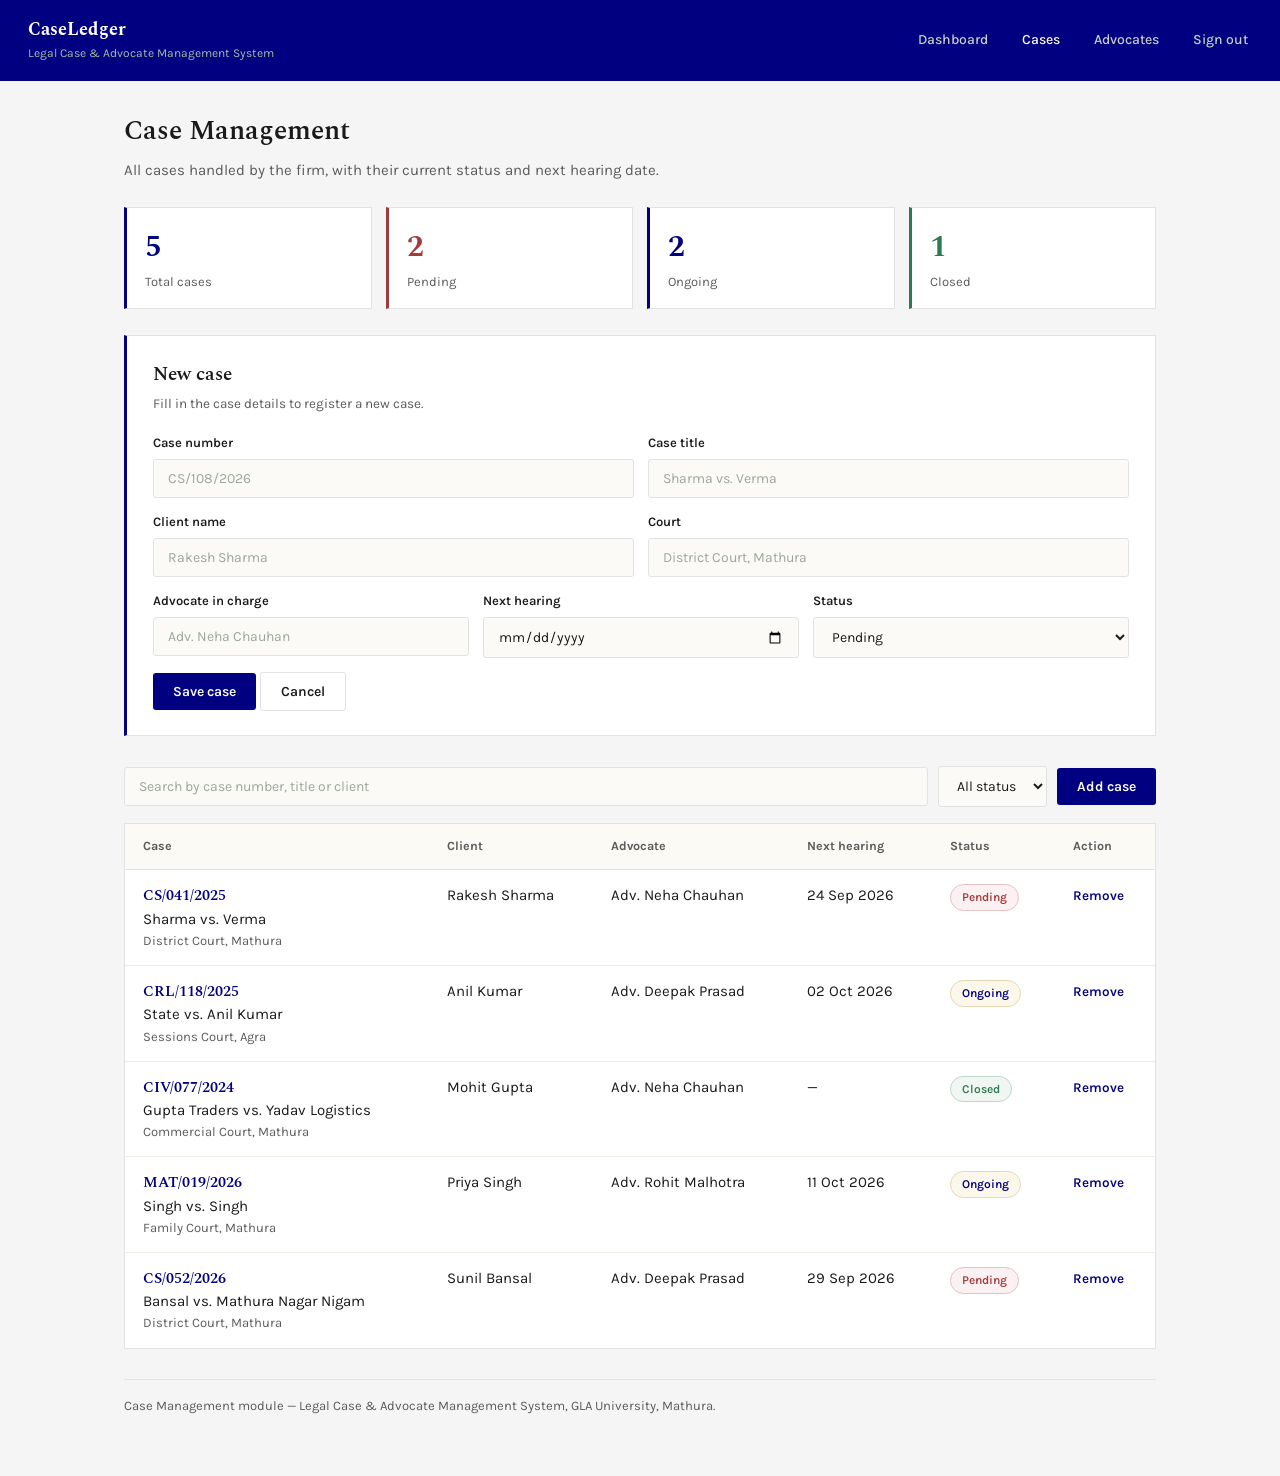
<file: business-module.html>
<!DOCTYPE html>
<html lang="en">
<head>
<meta charset="UTF-8">
<meta name="viewport" content="width=device-width, initial-scale=1">
<title>Case Management — Legal Case &amp; Advocate Management System</title>

<link rel="preconnect" href="https://fonts.googleapis.com">
<link rel="preconnect" href="https://fonts.gstatic.com" crossorigin>
<link href="https://fonts.googleapis.com/css2?family=Spectral:wght@500;600;700&family=Karla:wght@400;500;600;700&display=swap" rel="stylesheet">

<link rel="stylesheet" href="business-module.css">
</head>

<body>

<!-- ============ HEADER ============ -->
<header class="topbar">
  <a href="dashboard.html" class="brand">
    CaseLedger
    <span>Legal Case &amp; Advocate Management System</span>
  </a>
  <nav class="nav">
    <a href="dashboard.html">Dashboard</a>
    <a href="business-module.html" class="active">Cases</a>
    <a href="profile.html">Advocates</a>
    <a href="login.html">Sign out</a>
  </nav>
</header>

<div class="wrap">

  <!-- ============ PAGE TITLE ============ -->
  <div class="page-head">
    <h1>Case Management</h1>
    <p>All cases handled by the firm, with their current status and next hearing date.</p>
  </div>

  <!-- ============ SUMMARY BOXES ============ -->
  <section class="stats">
    <div class="stat">
      <div class="num">5</div>
      <div class="label">Total cases</div>
    </div>
    <div class="stat pending">
      <div class="num">2</div>
      <div class="label">Pending</div>
    </div>
    <div class="stat hearing">
      <div class="num">2</div>
      <div class="label">Ongoing</div>
    </div>
    <div class="stat closed">
      <div class="num">1</div>
      <div class="label">Closed</div>
    </div>
  </section>

  <!-- ============ ADD CASE FORM ============ -->
  <section class="form-box">
    <h2>New case</h2>
    <p class="hint">Fill in the case details to register a new case.</p>

    <div class="field-row">
      <div class="field">
        <label for="fCaseNo">Case number</label>
        <input type="text" id="fCaseNo" placeholder="CS/108/2026">
      </div>
      <div class="field">
        <label for="fTitle">Case title</label>
        <input type="text" id="fTitle" placeholder="Sharma vs. Verma">
      </div>
    </div>

    <div class="field-row">
      <div class="field">
        <label for="fClient">Client name</label>
        <input type="text" id="fClient" placeholder="Rakesh Sharma">
      </div>
      <div class="field">
        <label for="fCourt">Court</label>
        <input type="text" id="fCourt" placeholder="District Court, Mathura">
      </div>
    </div>

    <div class="field-row">
      <div class="field">
        <label for="fAdvocate">Advocate in charge</label>
        <input type="text" id="fAdvocate" placeholder="Adv. Neha Chauhan">
      </div>
      <div class="field">
        <label for="fDate">Next hearing</label>
        <input type="date" id="fDate">
      </div>
      <div class="field">
        <label for="fStatus">Status</label>
        <select id="fStatus">
          <option value="pending">Pending</option>
          <option value="ongoing">Ongoing</option>
          <option value="closed">Closed</option>
        </select>
      </div>
    </div>

    <button class="btn" type="button">Save case</button>
    <button class="btn light" type="button">Cancel</button>
  </section>

  <!-- ============ SEARCH + FILTER ============ -->
  <div class="toolbar">
    <input type="text" id="searchBox" placeholder="Search by case number, title or client">

    <select id="statusFilter">
      <option value="all">All status</option>
      <option value="pending">Pending</option>
      <option value="ongoing">Ongoing</option>
      <option value="closed">Closed</option>
    </select>

    <button class="btn" type="button">Add case</button>
  </div>

  <!-- ============ CASE TABLE ============ -->
  <div class="table-box">
    <table>
      <thead>
        <tr>
          <th>Case</th>
          <th>Client</th>
          <th>Advocate</th>
          <th>Next hearing</th>
          <th>Status</th>
          <th>Action</th>
        </tr>
      </thead>

      <tbody>

        <tr>
          <td>
            <span class="case-no">CS/041/2025</span>
            <span class="case-title">Sharma vs. Verma</span>
            <span class="case-court">District Court, Mathura</span>
          </td>
          <td>Rakesh Sharma</td>
          <td>Adv. Neha Chauhan</td>
          <td>24 Sep 2026</td>
          <td><span class="badge pending">Pending</span></td>
          <td><a href="#" class="link-btn">Remove</a></td>
        </tr>

        <tr>
          <td>
            <span class="case-no">CRL/118/2025</span>
            <span class="case-title">State vs. Anil Kumar</span>
            <span class="case-court">Sessions Court, Agra</span>
          </td>
          <td>Anil Kumar</td>
          <td>Adv. Deepak Prasad</td>
          <td>02 Oct 2026</td>
          <td><span class="badge ongoing">Ongoing</span></td>
          <td><a href="#" class="link-btn">Remove</a></td>
        </tr>

        <tr>
          <td>
            <span class="case-no">CIV/077/2024</span>
            <span class="case-title">Gupta Traders vs. Yadav Logistics</span>
            <span class="case-court">Commercial Court, Mathura</span>
          </td>
          <td>Mohit Gupta</td>
          <td>Adv. Neha Chauhan</td>
          <td>—</td>
          <td><span class="badge closed">Closed</span></td>
          <td><a href="#" class="link-btn">Remove</a></td>
        </tr>

        <tr>
          <td>
            <span class="case-no">MAT/019/2026</span>
            <span class="case-title">Singh vs. Singh</span>
            <span class="case-court">Family Court, Mathura</span>
          </td>
          <td>Priya Singh</td>
          <td>Adv. Rohit Malhotra</td>
          <td>11 Oct 2026</td>
          <td><span class="badge ongoing">Ongoing</span></td>
          <td><a href="#" class="link-btn">Remove</a></td>
        </tr>

        <tr>
          <td>
            <span class="case-no">CS/052/2026</span>
            <span class="case-title">Bansal vs. Mathura Nagar Nigam</span>
            <span class="case-court">District Court, Mathura</span>
          </td>
          <td>Sunil Bansal</td>
          <td>Adv. Deepak Prasad</td>
          <td>29 Sep 2026</td>
          <td><span class="badge pending">Pending</span></td>
          <td><a href="#" class="link-btn">Remove</a></td>
        </tr>

      </tbody>
    </table>
  </div>

  <footer>
    Case Management module — Legal Case &amp; Advocate Management System, GLA University, Mathura.
  </footer>

</div>

</body>
</html>
</file>
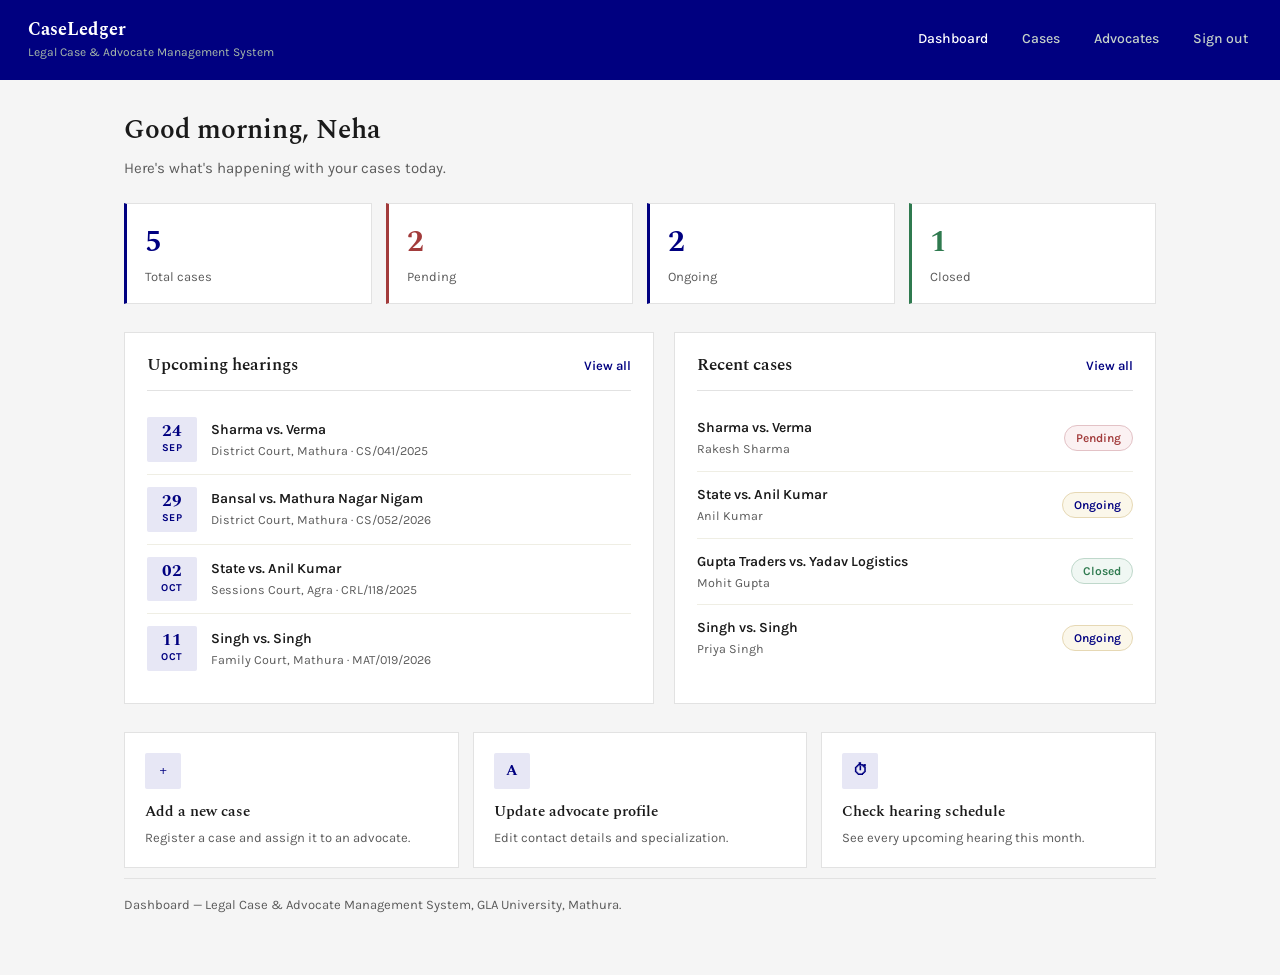
<file: dashboard.html>
<!DOCTYPE html>
<html lang="en">
<head>
<meta charset="UTF-8">
<meta name="viewport" content="width=device-width, initial-scale=1">
<title>Dashboard — Legal Case &amp; Advocate Management System</title>

<link rel="preconnect" href="https://fonts.googleapis.com">
<link rel="preconnect" href="https://fonts.gstatic.com" crossorigin>
<link href="https://fonts.googleapis.com/css2?family=Spectral:wght@500;600;700&family=Karla:wght@400;500;600;700&display=swap" rel="stylesheet">

<link rel="stylesheet" href="dashboard.css">
</head>

<body>

<!-- ============ HEADER ============ -->
<header class="topbar">
  <a href="dashboard.html" class="brand">
    CaseLedger
    <span>Legal Case &amp; Advocate Management System</span>
  </a>
  <nav class="nav">
    <a href="dashboard.html" class="active">Dashboard</a>
    <a href="business-module.html">Cases</a>
    <a href="profile.html">Advocates</a>
    <a href="login.html">Sign out</a>
  </nav>
</header>

<div class="wrap">

  <!-- ============ PAGE TITLE ============ -->
  <div class="page-head">
    <h1>Good morning, Neha</h1>
    <p>Here's what's happening with your cases today.</p>
  </div>

  <!-- ============ SUMMARY STATS ============ -->
  <section class="stats">
    <div class="stat">
      <div class="num">5</div>
      <div class="label">Total cases</div>
    </div>
    <div class="stat pending">
      <div class="num">2</div>
      <div class="label">Pending</div>
    </div>
    <div class="stat hearing">
      <div class="num">2</div>
      <div class="label">Ongoing</div>
    </div>
    <div class="stat closed">
      <div class="num">1</div>
      <div class="label">Closed</div>
    </div>
  </section>

  <!-- ============ UPCOMING HEARINGS + RECENT CASES ============ -->
  <section class="grid-2">

    <div class="panel">
      <div class="panel-head">
        <h2>Upcoming hearings</h2>
        <a href="business-module.html">View all</a>
      </div>

      <div class="hearing-row">
        <div class="date-chip"><div class="day">24</div><div class="mon">SEP</div></div>
        <div class="hearing-info">
          <div class="case-name">Sharma vs. Verma</div>
          <div class="case-meta">District Court, Mathura · CS/041/2025</div>
        </div>
      </div>

      <div class="hearing-row">
        <div class="date-chip"><div class="day">29</div><div class="mon">SEP</div></div>
        <div class="hearing-info">
          <div class="case-name">Bansal vs. Mathura Nagar Nigam</div>
          <div class="case-meta">District Court, Mathura · CS/052/2026</div>
        </div>
      </div>

      <div class="hearing-row">
        <div class="date-chip"><div class="day">02</div><div class="mon">OCT</div></div>
        <div class="hearing-info">
          <div class="case-name">State vs. Anil Kumar</div>
          <div class="case-meta">Sessions Court, Agra · CRL/118/2025</div>
        </div>
      </div>

      <div class="hearing-row">
        <div class="date-chip"><div class="day">11</div><div class="mon">OCT</div></div>
        <div class="hearing-info">
          <div class="case-name">Singh vs. Singh</div>
          <div class="case-meta">Family Court, Mathura · MAT/019/2026</div>
        </div>
      </div>
    </div>

    <div class="panel">
      <div class="panel-head">
        <h2>Recent cases</h2>
        <a href="business-module.html">View all</a>
      </div>

      <div class="case-row">
        <div>
          <div class="case-name">Sharma vs. Verma</div>
          <div class="case-meta">Rakesh Sharma</div>
        </div>
        <span class="badge pending">Pending</span>
      </div>

      <div class="case-row">
        <div>
          <div class="case-name">State vs. Anil Kumar</div>
          <div class="case-meta">Anil Kumar</div>
        </div>
        <span class="badge ongoing">Ongoing</span>
      </div>

      <div class="case-row">
        <div>
          <div class="case-name">Gupta Traders vs. Yadav Logistics</div>
          <div class="case-meta">Mohit Gupta</div>
        </div>
        <span class="badge closed">Closed</span>
      </div>

      <div class="case-row">
        <div>
          <div class="case-name">Singh vs. Singh</div>
          <div class="case-meta">Priya Singh</div>
        </div>
        <span class="badge ongoing">Ongoing</span>
      </div>
    </div>

  </section>

  <!-- ============ QUICK ACTIONS ============ -->
  <section class="actions">
    <a href="business-module.html" class="action-card">
      <div class="icon">+</div>
      <h3>Add a new case</h3>
      <p>Register a case and assign it to an advocate.</p>
    </a>

    <a href="profile.html" class="action-card">
      <div class="icon">A</div>
      <h3>Update advocate profile</h3>
      <p>Edit contact details and specialization.</p>
    </a>

    <a href="business-module.html" class="action-card">
      <div class="icon">⏱</div>
      <h3>Check hearing schedule</h3>
      <p>See every upcoming hearing this month.</p>
    </a>
  </section>

  <footer>
    Dashboard — Legal Case &amp; Advocate Management System, GLA University, Mathura.
  </footer>

</div>

</body>
</html>
</file>
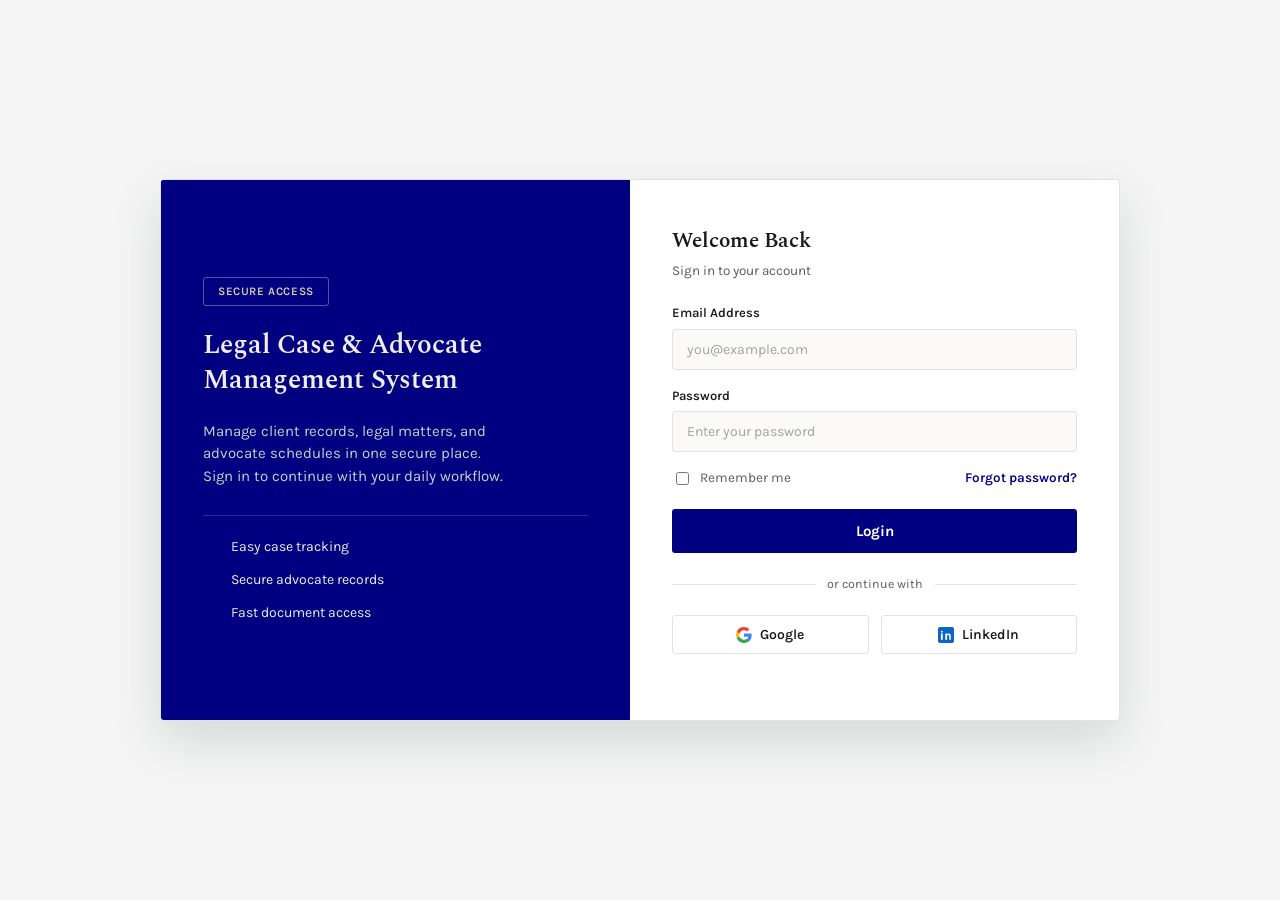
<file: Auth-Login/login.html>
<!DOCTYPE html>
<html lang="en">
<head>
<meta charset="UTF-8">
<meta name="viewport" content="width=device-width, initial-scale=1">
<title>Sign In — Legal Case &amp; Advocate Management System</title>

<link rel="preconnect" href="https://fonts.googleapis.com">
<link rel="preconnect" href="https://fonts.gstatic.com" crossorigin>
<link href="https://fonts.googleapis.com/css2?family=Spectral:wght@500;600;700&family=Karla:wght@400;500;600;700&display=swap" rel="stylesheet">

<link rel="stylesheet" href="login.css">
</head>

<body>

<div class="auth-card">

  <!-- ============ LEFT INFO PANEL ============ -->
  <div class="info-panel">
    <span class="tag">SECURE ACCESS</span>
    <h1>Legal Case &amp; Advocate Management System</h1>
    <p>Manage client records, legal matters, and advocate schedules in one secure place. Sign in to continue with your daily workflow.</p>

    <ul class="perks">
      <li><span class="tick">✓</span> Easy case tracking</li>
      <li><span class="tick">✓</span> Secure advocate records</li>
      <li><span class="tick">✓</span> Fast document access</li>
    </ul>
  </div>

  <!-- ============ RIGHT FORM PANEL ============ -->
  <div class="form-panel">

    <h2>Welcome Back</h2>
    <p class="sub">Sign in to your account</p>

    <!-- form + required + type="email" -> browser khud "@" check karega, JS ki zaroorat nahi -->
    <form action="dashboard.html">

      <div class="field">
        <label for="email">Email Address</label>
        <input type="email" id="email" name="email" placeholder="you@example.com" required>
      </div>

      <div class="field">
        <label for="password">Password</label>
        <input type="password" id="password" name="password" placeholder="Enter your password" required minlength="6">
      </div>

      <div class="row-between">
        <label class="remember">
          <input type="checkbox" id="remember">
          Remember me
        </label>
        <a href="#">Forgot password?</a>
      </div>

      <button class="btn-primary" type="submit">Login</button>

    </form>

    <div class="divider">or continue with</div>

    <div class="oauth">
      <button class="oauth-btn" type="button">
        <svg width="16" height="16" viewBox="0 0 18 18" xmlns="http://www.w3.org/2000/svg">
          <path d="M17.64 9.2c0-.64-.06-1.25-.16-1.84H9v3.48h4.84a4.14 4.14 0 0 1-1.8 2.72v2.26h2.9c1.7-1.57 2.7-3.87 2.7-6.62z" fill="#4285F4"/>
          <path d="M9 18c2.43 0 4.47-.8 5.96-2.18l-2.9-2.26c-.8.54-1.84.86-3.06.86-2.35 0-4.34-1.59-5.05-3.72H.95v2.33A9 9 0 0 0 9 18z" fill="#34A853"/>
          <path d="M3.95 10.7A5.4 5.4 0 0 1 3.67 9c0-.59.1-1.17.28-1.7V4.97H.95A9 9 0 0 0 0 9c0 1.45.35 2.83.95 4.03l3-2.33z" fill="#FBBC05"/>
          <path d="M9 3.58c1.32 0 2.51.46 3.44 1.35l2.58-2.58C13.46.89 11.43 0 9 0A9 9 0 0 0 .95 4.97l3 2.33C4.66 5.17 6.65 3.58 9 3.58z" fill="#EA4335"/>
        </svg>
        Google
      </button>
      <button class="oauth-btn" type="button">
        <svg width="16" height="16" viewBox="0 0 24 24" xmlns="http://www.w3.org/2000/svg">
          <rect width="24" height="24" rx="3" fill="#0A66C2"/>
          <path d="M7.1 9.6H4.4V19h2.7V9.6zM5.75 8.4c.92 0 1.5-.6 1.5-1.36-.02-.77-.58-1.35-1.48-1.35s-1.5.58-1.5 1.35c0 .76.57 1.36 1.46 1.36h.02zM19.6 19h-2.7v-5c0-1.26-.45-2.1-1.58-2.1-.86 0-1.37.58-1.6 1.14-.08.2-.1.48-.1.76V19h-2.7s.04-8.5 0-9.4h2.7v1.33c.36-.55 1-1.34 2.44-1.34 1.78 0 3.11 1.16 3.11 3.66V19z" fill="#FFFFFF"/>
        </svg>
        LinkedIn
      </button>
    </div>

  </div>

</div>

</body>
</html>
</file>
<file: business-module.css>
:root{
  --navy:       #000080;
  --navy-dark:  #00005C;
  --navy-tint:  #E7E7F5;
  --ink:        #1A1A1A;
  --ink-soft:   #5B5B5B;
  --paper:      #F5F5F5;
  --card:       #FFFFFF;
  --border:     #E2E2E2;
  --oxblood:    #A23B3B;
  --green:      #2F7A4F;
}

*{ box-sizing: border-box; }

body{
  margin: 0;
  background: var(--paper);
  color: var(--ink);
  font-family: 'Karla', Arial, sans-serif;
  font-size: 15px;
  line-height: 1.55;
}

h1, h2{
  margin: 0;
  font-family: 'Spectral', Georgia, serif;
  font-weight: 600;
}

/* ============================================================
   HEADER
   ============================================================ */
.topbar{
  background: var(--navy);
  color: #EFEDE4;
  padding: 16px 28px;
  display: flex;
  align-items: center;
  justify-content: space-between;
  flex-wrap: wrap;
  gap: 12px;
  border-bottom: 3px solid var(--navy);
}

.brand{
  font-family: 'Spectral', Georgia, serif;
  font-size: 18px;
  font-weight: 700;
  color: #FFFFFF;
  text-decoration: none;
  cursor: pointer;
}

.brand:hover{
  color: var(--navy-tint);
}

.brand span{
  display: block;
  font-family: 'Karla', Arial, sans-serif;
  font-size: 12px;
  font-weight: 400;
  color: #A9BBA9;
}

.nav a{
  color: #C6D2C9;
  text-decoration: none;
  margin-left: 22px;
  font-size: 14px;
  font-weight: 500;
  padding: 6px 4px;
  border-bottom: 2px solid transparent;
}

.nav a:hover{ color: #FFFFFF; }

.nav a.active{
  color: #FFFFFF;
  border-bottom-color: var(--navy);
}

/* ============================================================
   LAYOUT
   ============================================================ */
.wrap{
  max-width: 1080px;
  margin: 0 auto;
  padding: 30px 24px 60px 24px;
}

.page-head{ margin-bottom: 24px; }

.page-head h1{ font-size: 27px; }

.page-head p{
  margin: 6px 0 0 0;
  color: var(--ink-soft);
  max-width: 60ch;
}

/* ============================================================
   SUMMARY BOXES
   ============================================================ */
.stats{
  display: flex;
  flex-wrap: wrap;
  gap: 14px;
  margin-bottom: 26px;
}

.stat{
  flex: 1 1 180px;
  background: var(--card);
  border: 1px solid var(--border);
  border-left: 3px solid var(--navy);
  padding: 16px 18px;
}

.stat .num{
  font-family: 'Spectral', Georgia, serif;
  font-size: 30px;
  font-weight: 700;
  color: var(--navy);
}

.stat .label{
  color: var(--ink-soft);
  font-size: 13px;
  margin-top: 2px;
}

.stat.pending{ border-left-color: var(--oxblood); }
.stat.pending .num{ color: var(--oxblood); }
.stat.hearing{ border-left-color: var(--navy); }
.stat.hearing .num{ color: var(--navy); }
.stat.closed{ border-left-color: var(--green); }
.stat.closed .num{ color: var(--green); }

/* ============================================================
   TOOLBAR
   ============================================================ */
.toolbar{
  display: flex;
  flex-wrap: wrap;
  gap: 10px;
  align-items: center;
  margin-bottom: 16px;
}

input[type="text"], input[type="date"], select{
  font-family: 'Karla', Arial, sans-serif;
  font-size: 14px;
  padding: 10px 14px;
  border: 1px solid var(--border);
  background: #FBFAF6;
  color: var(--ink);
  border-radius: 3px;
}

input::placeholder{ color: #9CA69C; }

input:focus, select:focus{
  outline: none;
  border-color: var(--navy);
  background: #FFFFFF;
}

#searchBox{ flex: 1 1 260px; }

.btn{
  font-family: 'Karla', Arial, sans-serif;
  font-size: 14px;
  font-weight: 600;
  padding: 10px 20px;
  border: none;
  background: var(--navy);
  color: #FFFFFF;
  cursor: pointer;
  border-radius: 3px;
  text-decoration: none;
  display: inline-block;
}

.btn:hover{ background: var(--navy-dark); }

.btn.light{
  background: #FFFFFF;
  color: var(--ink);
  border: 1px solid var(--border);
}

.btn.light:hover{ background: var(--navy-tint); }

/* ============================================================
   CASE TABLE
   ============================================================ */
.table-box{
  background: var(--card);
  border: 1px solid var(--border);
  overflow-x: auto;
  margin-bottom: 30px;
}

table{
  width: 100%;
  border-collapse: collapse;
  min-width: 720px;
}

th{
  text-align: left;
  font-size: 12.5px;
  font-weight: 700;
  color: var(--ink-soft);
  padding: 13px 18px;
  border-bottom: 1px solid var(--border);
  background: #FBFAF4;
}

td{
  padding: 14px 18px;
  border-bottom: 1px solid #EFEEE4;
  vertical-align: top;
}

tr:last-child td{ border-bottom: none; }

.case-no{
  font-family: 'Spectral', Georgia, serif;
  font-weight: 600;
  color: var(--navy);
}

.case-title{ display: block; }

.case-court{
  display: block;
  color: var(--ink-soft);
  font-size: 13px;
}

.badge{
  display: inline-block;
  font-size: 12px;
  font-weight: 600;
  padding: 3px 11px;
  border-radius: 20px;
  border: 1px solid;
}

.badge.pending{ color: var(--oxblood); border-color: #E3C2C6; background: #FBF1F2; }
.badge.ongoing{ color: var(--navy);   border-color: #E6D8B4; background: #FBF7EA; }
.badge.closed{  color: var(--green);   border-color: #BFD8CB; background: #F0F7F3; }

.link-btn{
  color: var(--navy);
  text-decoration: none;
  font-size: 13.5px;
  font-weight: 600;
}

.link-btn:hover{ text-decoration: underline; }

/* ============================================================
   ADD CASE FORM
   ============================================================ */
.form-box{
  background: var(--card);
  border: 1px solid var(--border);
  border-left: 3px solid var(--navy);
  padding: 24px 26px;
  margin-bottom: 30px;
}

.form-box h2{ font-size: 19px; }

.form-box .hint{
  color: var(--ink-soft);
  font-size: 13.5px;
  margin: 4px 0 18px 0;
}

.field-row{
  display: flex;
  flex-wrap: wrap;
  gap: 14px;
  margin-bottom: 14px;
}

.field{
  flex: 1 1 220px;
  display: flex;
  flex-direction: column;
  gap: 6px;
}

.field label{
  font-size: 13px;
  font-weight: 600;
}

footer{
  margin-top: 10px;
  padding-top: 16px;
  border-top: 1px solid var(--border);
  color: var(--ink-soft);
  font-size: 13px;
}

@media (max-width: 600px){
  .page-head h1{ font-size: 22px; }
  .nav a{ margin-left: 14px; }
}
</file>
<file: dashboard.css>
:root{
  --navy:       #000080;
  --navy-dark:  #00005C;
  --navy-tint:  #E7E7F5;
  --ink:        #1A1A1A;
  --ink-soft:   #5B5B5B;
  --paper:      #F5F5F5;
  --card:       #FFFFFF;
  --border:     #E2E2E2;
  --oxblood:    #A23B3B;
  --green:      #2F7A4F;
}

*{ box-sizing: border-box; }

body{
  margin: 0;
  background: var(--paper);
  color: var(--ink);
  font-family: 'Karla', Arial, sans-serif;
  font-size: 15px;
  line-height: 1.5;
}

h1, h2{
  margin: 0;
  font-family: 'Spectral', Georgia, serif;
  font-weight: 600;
}

/* ============================================================
   HEADER
   ============================================================ */
.topbar{
  background: var(--navy);
  color: #EFEDE4;
  padding: 16px 28px;
  display: flex;
  align-items: center;
  justify-content: space-between;
  flex-wrap: wrap;
  gap: 12px;
  border-bottom: 3px solid var(--navy);
}

.brand{
  font-family: 'Spectral', Georgia, serif;
  font-size: 18px;
  font-weight: 700;
  color: #FFFFFF;
  text-decoration: none;
  cursor: pointer;
}

.brand:hover{
  color: var(--navy-tint);
}

.brand span{
  display: block;
  font-family: 'Karla', Arial, sans-serif;
  font-size: 12px;
  font-weight: 400;
  color: #A9BBA9;
}

.nav a{
  color: #C6D2C9;
  text-decoration: none;
  margin-left: 22px;
  font-size: 14px;
  font-weight: 500;
  padding: 6px 4px;
  border-bottom: 2px solid transparent;
}

.nav a:hover{ color: #FFFFFF; }

.nav a.active{
  color: #FFFFFF;
  border-bottom-color: var(--navy);
}

/* ============================================================
   LAYOUT
   ============================================================ */
.wrap{
  max-width: 1080px;
  margin: 0 auto;
  padding: 30px 24px 60px 24px;
}

.page-head{ margin-bottom: 24px; }

.page-head h1{ font-size: 27px; }

.page-head p{
  margin: 6px 0 0 0;
  color: var(--ink-soft);
}

/* ============================================================
   STAT CARDS - left accent bar instead of rounded shadow kit
   ============================================================ */
.stats{
  display: flex;
  flex-wrap: wrap;
  gap: 14px;
  margin-bottom: 28px;
}

.stat{
  flex: 1 1 200px;
  background: var(--card);
  border: 1px solid var(--border);
  border-left: 3px solid var(--navy);
  padding: 16px 18px;
}

.stat .num{
  font-family: 'Spectral', Georgia, serif;
  font-size: 30px;
  font-weight: 700;
  color: var(--navy);
}

.stat .label{
  color: var(--ink-soft);
  font-size: 13px;
  margin-top: 2px;
}

.stat.pending{ border-left-color: var(--oxblood); }
.stat.pending .num{ color: var(--oxblood); }
.stat.hearing{ border-left-color: var(--navy); }
.stat.hearing .num{ color: var(--navy); }
.stat.closed{ border-left-color: var(--green); }
.stat.closed .num{ color: var(--green); }

/* ============================================================
   TWO COLUMN SECTION
   ============================================================ */
.grid-2{
  display: grid;
  grid-template-columns: 1.1fr 1fr;
  gap: 20px;
  margin-bottom: 28px;
}

@media (max-width: 800px){
  .grid-2{ grid-template-columns: 1fr; }
}

.panel{
  background: var(--card);
  border: 1px solid var(--border);
  padding: 20px 22px;
}

.panel-head{
  display: flex;
  align-items: center;
  justify-content: space-between;
  margin-bottom: 14px;
  padding-bottom: 12px;
  border-bottom: 1px solid var(--border);
}

.panel-head h2{ font-size: 17px; }

.panel-head a{
  font-size: 13px;
  font-weight: 600;
  color: var(--navy);
  text-decoration: none;
}

.panel-head a:hover{ text-decoration: underline; }

/* ---------- hearing list rows ---------- */
.hearing-row{
  display: flex;
  align-items: center;
  gap: 14px;
  padding: 12px 0;
  border-bottom: 1px solid #EFEEE4;
}

.hearing-row:last-child{ border-bottom: none; }

.date-chip{
  flex-shrink: 0;
  width: 50px;
  text-align: center;
  background: var(--navy-tint);
  border-radius: 2px;
  padding: 6px 0;
}

.date-chip .day{
  font-family: 'Spectral', Georgia, serif;
  font-size: 17px;
  font-weight: 700;
  color: var(--navy);
  line-height: 1;
}

.date-chip .mon{
  font-size: 10.5px;
  color: var(--navy);
  font-weight: 700;
  letter-spacing: 0.4px;
}

.hearing-info .case-name{
  font-weight: 600;
  font-size: 14px;
}

.hearing-info .case-meta{
  color: var(--ink-soft);
  font-size: 12.5px;
  margin-top: 2px;
}

/* ---------- recent case rows ---------- */
.case-row{
  display: flex;
  align-items: center;
  justify-content: space-between;
  gap: 10px;
  padding: 12px 0;
  border-bottom: 1px solid #EFEEE4;
}

.case-row:last-child{ border-bottom: none; }

.case-row .case-name{
  font-weight: 600;
  font-size: 14px;
}

.case-row .case-meta{
  color: var(--ink-soft);
  font-size: 12.5px;
  margin-top: 2px;
}

.badge{
  display: inline-block;
  font-size: 12px;
  font-weight: 600;
  padding: 3px 11px;
  border-radius: 20px;
  border: 1px solid;
  flex-shrink: 0;
}

.badge.pending{ color: var(--oxblood); border-color: #E3C2C6; background: #FBF1F2; }
.badge.ongoing{ color: var(--navy);   border-color: #E6D8B4; background: #FBF7EA; }
.badge.closed{  color: var(--green);   border-color: #BFD8CB; background: #F0F7F3; }

/* ============================================================
   QUICK ACTIONS
   ============================================================ */
.actions{
  display: flex;
  flex-wrap: wrap;
  gap: 14px;
}

.action-card{
  flex: 1 1 220px;
  background: var(--card);
  border: 1px solid var(--border);
  padding: 20px;
  text-decoration: none;
  color: var(--ink);
}

.action-card:hover{ border-color: var(--navy); }

.action-card .icon{
  width: 36px;
  height: 36px;
  border-radius: 2px;
  background: var(--navy-tint);
  color: var(--navy);
  display: flex;
  align-items: center;
  justify-content: center;
  font-weight: 700;
  margin-bottom: 12px;
  font-family: 'Spectral', Georgia, serif;
}

.action-card h3{
  margin: 0 0 4px 0;
  font-family: 'Spectral', Georgia, serif;
  font-size: 15px;
  font-weight: 600;
}

.action-card p{
  margin: 0;
  font-size: 13px;
  color: var(--ink-soft);
}

footer{
  margin-top: 10px;
  padding-top: 16px;
  border-top: 1px solid var(--border);
  color: var(--ink-soft);
  font-size: 13px;
}

@media (max-width: 600px){
  .page-head h1{ font-size: 22px; }
  .nav a{ margin-left: 14px; }
}
</file>
<file: Auth-Login/login.css>
/* ============================================================
   COLORS - navy blue + light grey + white cards.
   Team ke reference design se match kiya gaya navy blue theme.
   ============================================================ */
:root{
  --navy:       #000080;
  --navy-dark:  #00005C;
  --navy-tint:  #E7E7F5;
  --ink:        #1A1A1A;
  --ink-soft:   #5B5B5B;
  --paper:      #F5F5F5;
  --card:       #FFFFFF;
  --border:     #E2E2E2;
}

*{ box-sizing: border-box; }

body{
  margin: 0;
  min-height: 100vh;
  display: flex;
  align-items: center;
  justify-content: center;
  background: var(--paper);
  color: var(--ink);
  font-family: 'Karla', Arial, sans-serif;
  font-size: 15px;
  line-height: 1.5;
  padding: 24px;
}

h1, h2{
  margin: 0;
  font-family: 'Spectral', Georgia, serif;
  font-weight: 600;
}

/* ============================================================
   AUTH CARD
   ============================================================ */
.auth-card{
  display: flex;
  max-width: 960px;
  width: 100%;
  background: var(--card);
  border-radius: 4px;
  overflow: hidden;
  box-shadow: 0 20px 50px rgba(21, 48, 41, 0.14);
  border: 1px solid var(--border);
}

/* ---------- LEFT PANEL ---------- */
.info-panel{
  flex: 1 1 360px;
  background: var(--navy);
  color: #EFEDE4;
  padding: 48px 42px;
  display: flex;
  flex-direction: column;
  justify-content: center;
  gap: 22px;
  position: relative;
}

.info-panel::before{
  content: "";
  position: absolute;
  top: 0; left: 0; right: 0;
  height: 3px;
  background: var(--navy);
}

.tag{
  align-self: flex-start;
  border: 1px solid rgba(239,237,228,0.35);
  padding: 5px 14px;
  border-radius: 3px;
  font-size: 11.5px;
  font-weight: 600;
  letter-spacing: 0.6px;
  color: #D8CFA9;
}

.info-panel h1{
  font-size: 27px;
  line-height: 1.3;
}

.info-panel p{
  margin: 0;
  color: #C6D2C9;
  max-width: 34ch;
}

.perks{
  list-style: none;
  margin: 6px 0 0 0;
  padding: 0;
  display: flex;
  flex-direction: column;
  gap: 12px;
  border-top: 1px solid rgba(239,237,228,0.18);
  padding-top: 20px;
}

.perks li{
  display: flex;
  align-items: center;
  gap: 10px;
  font-size: 14px;
}

.tick{
  width: 18px;
  height: 18px;
  border-radius: 50%;
  border: 1px solid var(--navy);
  color: var(--navy);
  display: flex;
  align-items: center;
  justify-content: center;
  font-size: 11px;
  flex-shrink: 0;
}

/* ---------- RIGHT PANEL (form) ---------- */
.form-panel{
  flex: 1 1 380px;
  padding: 46px 42px;
  display: flex;
  flex-direction: column;
}

.tabs{
  display: flex;
  border-bottom: 1px solid var(--border);
  margin-bottom: 26px;
}

.tabs a{
  padding: 10px 4px;
  margin-right: 26px;
  font-size: 14px;
  font-weight: 600;
  text-decoration: none;
  color: var(--ink-soft);
  border-bottom: 2px solid transparent;
  margin-bottom: -1px;
}

.tabs a.active{
  color: var(--navy);
  border-bottom-color: var(--navy);
}

.form-panel h2{ font-size: 21px; }

.form-panel .sub{
  color: var(--ink-soft);
  font-size: 13.5px;
  margin: 4px 0 22px 0;
}

.field{
  display: flex;
  flex-direction: column;
  gap: 6px;
  margin-bottom: 16px;
}

.field label{
  font-size: 13px;
  font-weight: 600;
}

input[type="email"], input[type="password"], input[type="text"]{
  font-family: 'Karla', Arial, sans-serif;
  font-size: 14px;
  padding: 11px 14px;
  border: 1px solid var(--border);
  border-radius: 3px;
  background: #FBFAF6;
  color: var(--ink);
}

input::placeholder{ color: #9CA69C; }

input:focus{
  outline: none;
  border-color: var(--navy);
  background: #FFFFFF;
}

.row-between{
  display: flex;
  align-items: center;
  justify-content: space-between;
  font-size: 13.5px;
  margin-bottom: 20px;
}

.remember{
  display: flex;
  align-items: center;
  gap: 8px;
  color: var(--ink-soft);
}

.row-between a{
  color: var(--navy);
  text-decoration: none;
  font-weight: 600;
}

.row-between a:hover{ text-decoration: underline; }

.btn-primary{
  width: 100%;
  padding: 13px 0;
  background: var(--navy);
  color: #FFFFFF;
  border: none;
  border-radius: 3px;
  font-family: 'Karla', Arial, sans-serif;
  font-size: 15px;
  font-weight: 700;
  cursor: pointer;
}

.btn-primary:hover{ background: var(--navy-dark); }

.divider{
  display: flex;
  align-items: center;
  gap: 12px;
  color: var(--ink-soft);
  font-size: 12.5px;
  margin: 22px 0;
}

.divider::before, .divider::after{
  content: "";
  flex: 1;
  height: 1px;
  background: var(--border);
}

.oauth{
  display: flex;
  gap: 12px;
  margin-bottom: 20px;
}

.oauth-btn{
  flex: 1;
  display: flex;
  align-items: center;
  justify-content: center;
  gap: 8px;
  padding: 10px 0;
  border: 1px solid var(--border);
  border-radius: 3px;
  background: #FFFFFF;
  color: var(--ink);
  font-family: 'Karla', Arial, sans-serif;
  font-size: 14px;
  font-weight: 600;
  cursor: pointer;
  text-align: center;
}

.oauth-btn:hover{ background: var(--navy-tint); }

.foot-line{
  text-align: center;
  font-size: 13.5px;
  color: var(--ink-soft);
}

.foot-line a{
  color: var(--navy);
  font-weight: 600;
  text-decoration: none;
}

.foot-line a:hover{ text-decoration: underline; }

@media (max-width: 760px){
  .auth-card{ flex-direction: column; }
  .info-panel{ padding: 36px 28px; }
  .form-panel{ padding: 32px 28px; }
}
</file>
